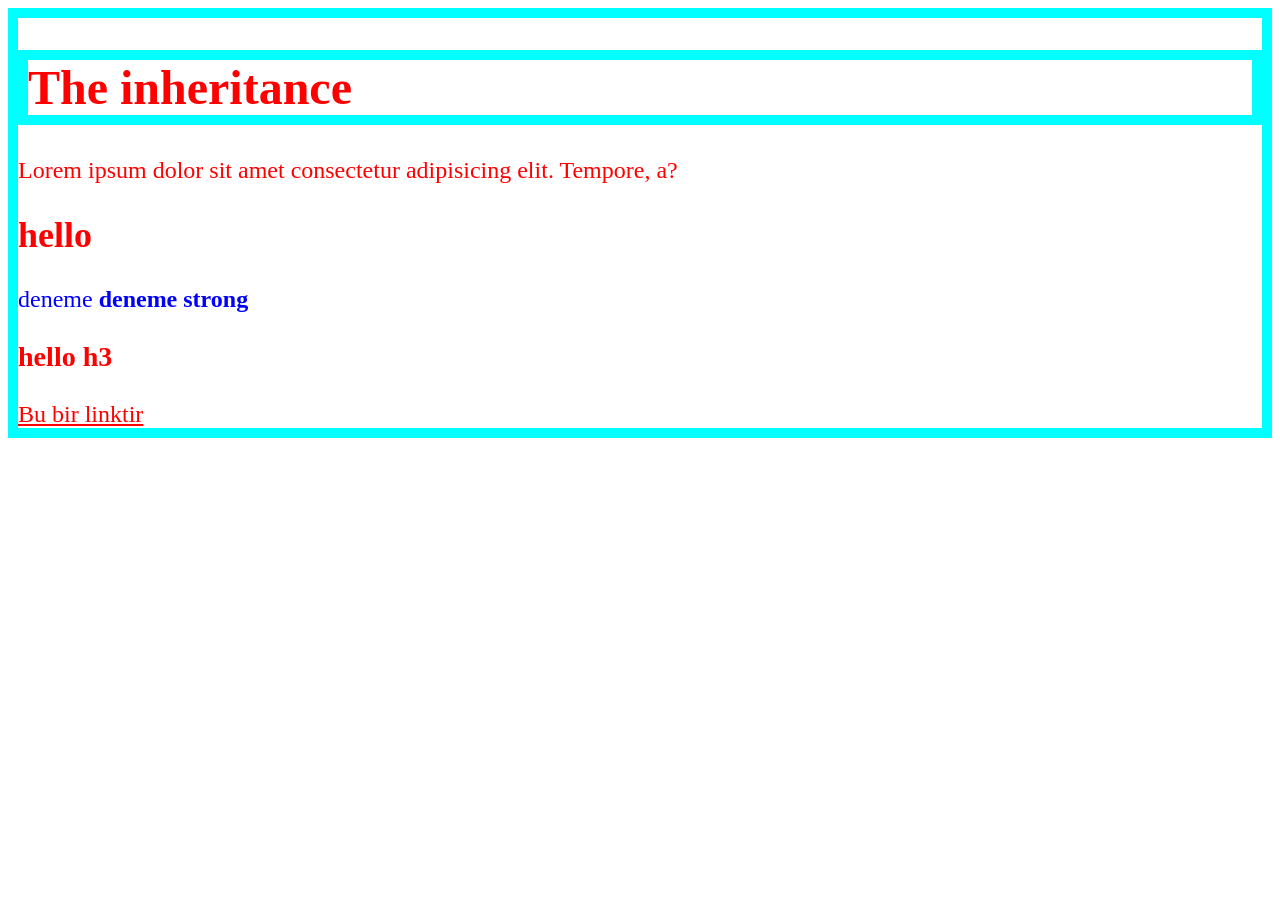
<file: css/2023-12-18-inheritance/index.html>
<!DOCTYPE html>
<html lang="tr">
  <head>
    <meta charset="UTF-8" />
    <meta name="viewport" content="width=device-width, initial-scale=1.0" />
    <meta name="description" content="Java-11" />

    <title>Inheritance ( Kalıtımsallık )</title>

    <link rel="stylesheet" href="./styles/main.css" />
  </head>
  <body>
    <h1>The inheritance</h1>
    <p>Lorem ipsum dolor sit amet consectetur adipisicing elit. Tempore, a?</p>
    <h2>hello</h2>
    <div>
      <span>deneme</span>
      <strong>deneme strong</strong>
    </div>
    <h3>hello h3</h3>

    <a href="#">Bu bir linktir</a>
  </body>
</html>
</file>
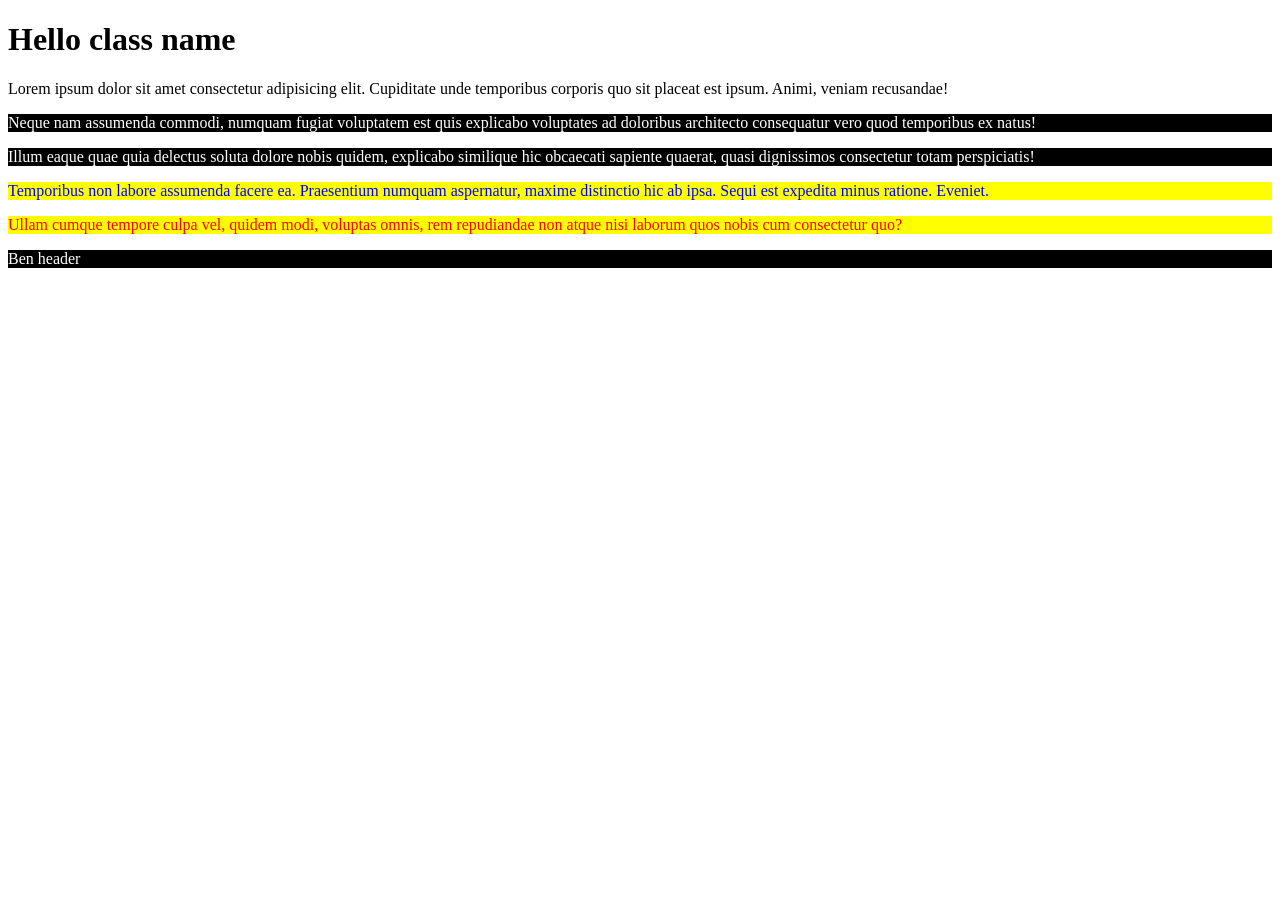
<file: css/2023-12-18-selecting-by-class-name/index.html>
<!DOCTYPE html>
<html lang="tr">
  <head>
    <meta charset="UTF-8" />
    <meta name="viewport" content="width=device-width, initial-scale=1.0" />
    <meta name="description" content="Java-11" />

    <title>Selecting by class name</title>

    <link rel="stylesheet" href="./styles/main.css" />
  </head>
  <body>

    <h1>Hello class name</h1>


    <p>Lorem ipsum dolor sit amet consectetur adipisicing elit. Cupiditate unde temporibus corporis quo sit placeat est ipsum. Animi, veniam recusandae!</p>
    <p class="bjk vip">Neque nam assumenda commodi, numquam fugiat voluptatem est quis explicabo voluptates ad doloribus architecto consequatur vero quod temporibus ex natus!</p>
    <p class="bjk">Illum eaque quae quia delectus soluta dolore nobis quidem, explicabo similique hic obcaecati sapiente quaerat, quasi dignissimos consectetur totam perspiciatis!</p>
    <p class="fb">Temporibus non labore assumenda facere ea. Praesentium numquam aspernatur, maxime distinctio hic ab ipsa. Sequi est expedita minus ratione. Eveniet.</p>
    <p class="gs">Ullam cumque tempore culpa vel, quidem modi, voluptas omnis, rem repudiandae non atque nisi laborum quos nobis cum consectetur quo?</p>


    <header class="bjk">Ben header</header>
  </body>
</html>
</file>
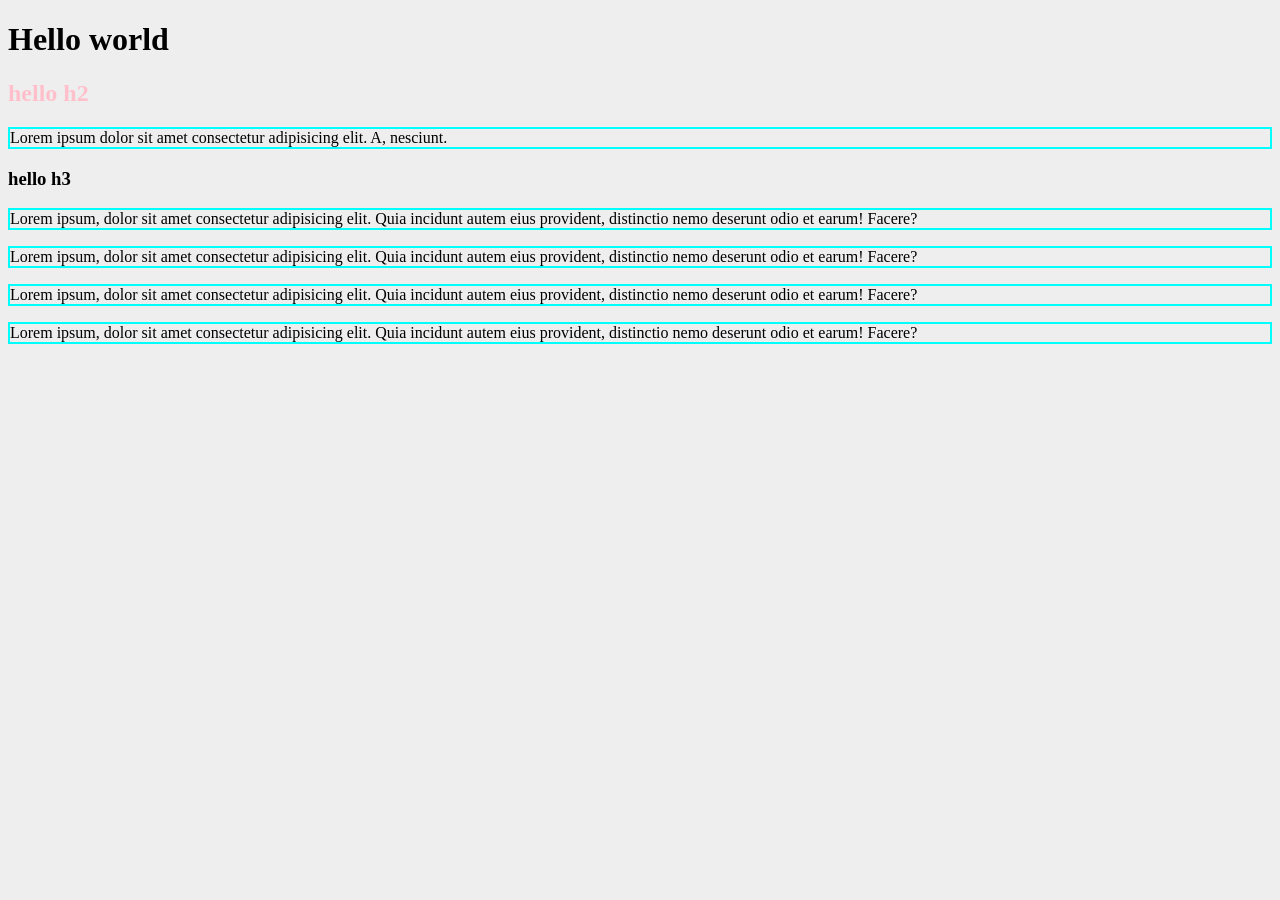
<file: css/2023-12-18-selecting-by-element-name/index.html>
<!DOCTYPE html>
<html lang="tr">
  <head>
    <meta charset="UTF-8" />
    <meta name="viewport" content="width=device-width, initial-scale=1.0" />
    <meta name="description" content="Java-11" />

    <title>Selecting by element name</title>
    
    <link rel="stylesheet" href="./styles/main.css" />
  </head>
  <body>
    <h1>Hello world</h1>

    <h2>hello h2</h2>

    <p>Lorem ipsum dolor sit amet consectetur adipisicing elit. A, nesciunt.</p>

    <h3>hello h3</h3>

    <p>Lorem ipsum, dolor sit amet consectetur adipisicing elit. Quia incidunt autem eius provident, distinctio nemo deserunt odio et earum! Facere?</p>
    <p>Lorem ipsum, dolor sit amet consectetur adipisicing elit. Quia incidunt autem eius provident, distinctio nemo deserunt odio et earum! Facere?</p>
    <p>Lorem ipsum, dolor sit amet consectetur adipisicing elit. Quia incidunt autem eius provident, distinctio nemo deserunt odio et earum! Facere?</p>
    <p>Lorem ipsum, dolor sit amet consectetur adipisicing elit. Quia incidunt autem eius provident, distinctio nemo deserunt odio et earum! Facere?</p>
  </body>
</html>
</file>
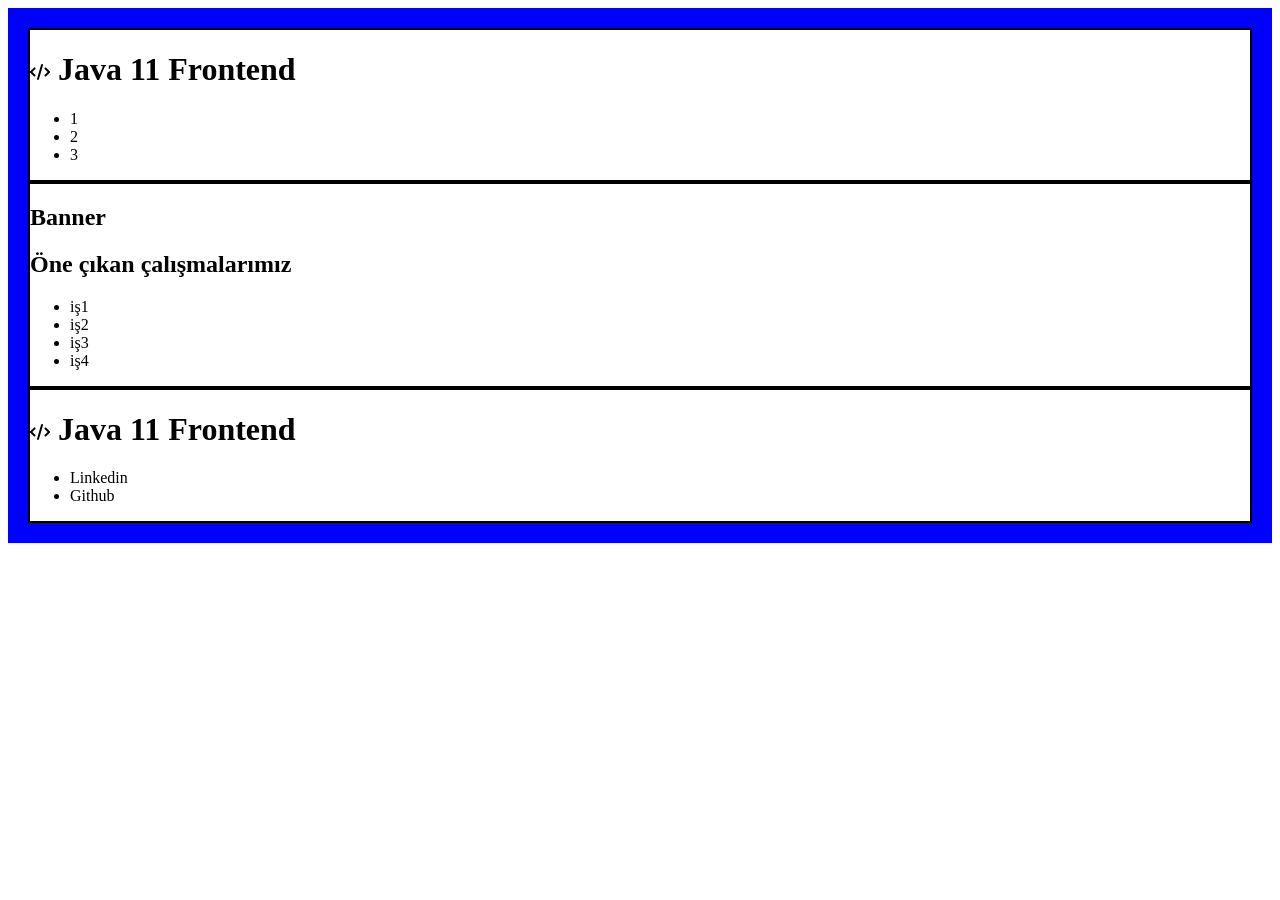
<file: css/2023-12-18-selecting-by-id-name/index.html>
<!DOCTYPE html>
<html lang="tr">
  <head>
    <meta charset="UTF-8" />
    <meta name="viewport" content="width=device-width, initial-scale=1.0" />
    <meta name="description" content="Java-11" />

    <title>Selecting by id name</title>

    <link rel="stylesheet" href="./styles/main.css" />
  </head>
  <body>
    <div id="root">
      <header>
        <h1 class="logo">
          <a href="">
            <img src="./images/logo.svg" />
            Java 11 Frontend
          </a>
        </h1>

        <!-- emmet abreviation nav>ul>(li>{$})*3 -->

        <nav>
          <ul>
            <li>1</li>
            <li>2</li>
            <li>3</li>
          </ul>
        </nav>
      </header>
      <main>
        <!-- Carousel -->
        <section class="carousel">
          <h1>Banner</h1>
          
        </section>

        <section>
          <h1>Öne çıkan çalışmalarımız</h1>

          <ul>
            <li>iş1</li>
            <li>iş2</li>
            <li>iş3</li>
            <li>iş4</li>
          </ul>
        </section>
      </main>
      <footer>
        <h1 class="logo">
          <img src="./images/logo.svg" />
          <a href="">Java 11 Frontend</a>
        </h1>

        <nav>
          <ul>
            <li><a href="#">Linkedin</a></li>
            <li>
              <a href="#">Github</a>
            </li>
          </ul>
        </nav>
      </footer>
    </div>
  </body>
</html>
</file>
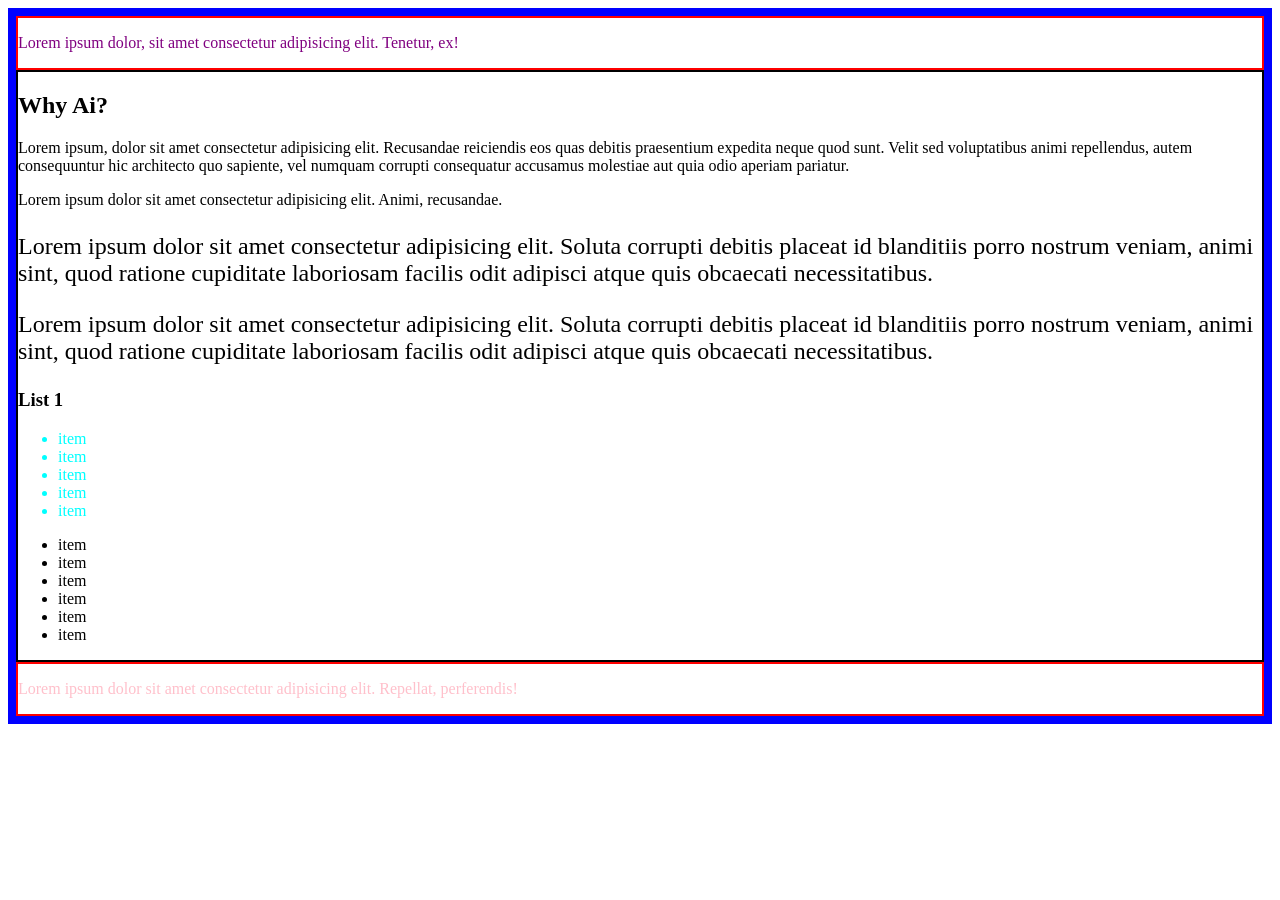
<file: css/2023-12-18-selector-combinators/index.html>
<!DOCTYPE html>
<html lang="tr">
  <head>
    <meta charset="UTF-8" />
    <meta name="viewport" content="width=device-width, initial-scale=1.0" />
    <meta name="description" content="Java-11" />

    <title>Selector Comibinators</title>

    <link rel="stylesheet" href="./styles/main.css" />
  </head>
  <body>
    <div>
      <header>
        <p>
          Lorem ipsum dolor, sit amet consectetur adipisicing elit. Tenetur, ex!
        </p>
      </header>
      <main>
        <article>
          <h1>Why Ai?</h1>
          <p>
            Lorem ipsum, dolor sit amet consectetur adipisicing elit. Recusandae
            reiciendis eos quas debitis praesentium expedita neque quod sunt.
            Velit sed voluptatibus animi repellendus, autem consequuntur hic
            architecto quo sapiente, vel numquam corrupti consequatur accusamus
            molestiae aut quia odio aperiam pariatur.
          </p>

          <aside>
            <p>
              Lorem ipsum dolor sit amet consectetur adipisicing elit. Animi,
              recusandae.
            </p>
          </aside>
        </article>

        <p>
          Lorem ipsum dolor sit amet consectetur adipisicing elit. Soluta
          corrupti debitis placeat id blanditiis porro nostrum veniam, animi
          sint, quod ratione cupiditate laboriosam facilis odit adipisci atque
          quis obcaecati necessitatibus.
        </p>

        <p>
          Lorem ipsum dolor sit amet consectetur adipisicing elit. Soluta
          corrupti debitis placeat id blanditiis porro nostrum veniam, animi
          sint, quod ratione cupiditate laboriosam facilis odit adipisci atque
          quis obcaecati necessitatibus.
        </p>

        <h3>List 1</h3>

        <ul>
          <li>item</li>
          <li>item</li>
          <li>item</li>
          <li>item</li>
          <li>item</li>
        </ul>

        <ul>
          <li>item</li>
          <li>item</li>
          <li>item</li>
          <li>item</li>
          <li>item</li>
          <li>item</li>
        </ul>
      </main>
      <footer>
        <p>
          Lorem ipsum dolor sit amet consectetur adipisicing elit. Repellat,
          perferendis!
        </p>
      </footer>
    </div>
  </body>
</html>
</file>
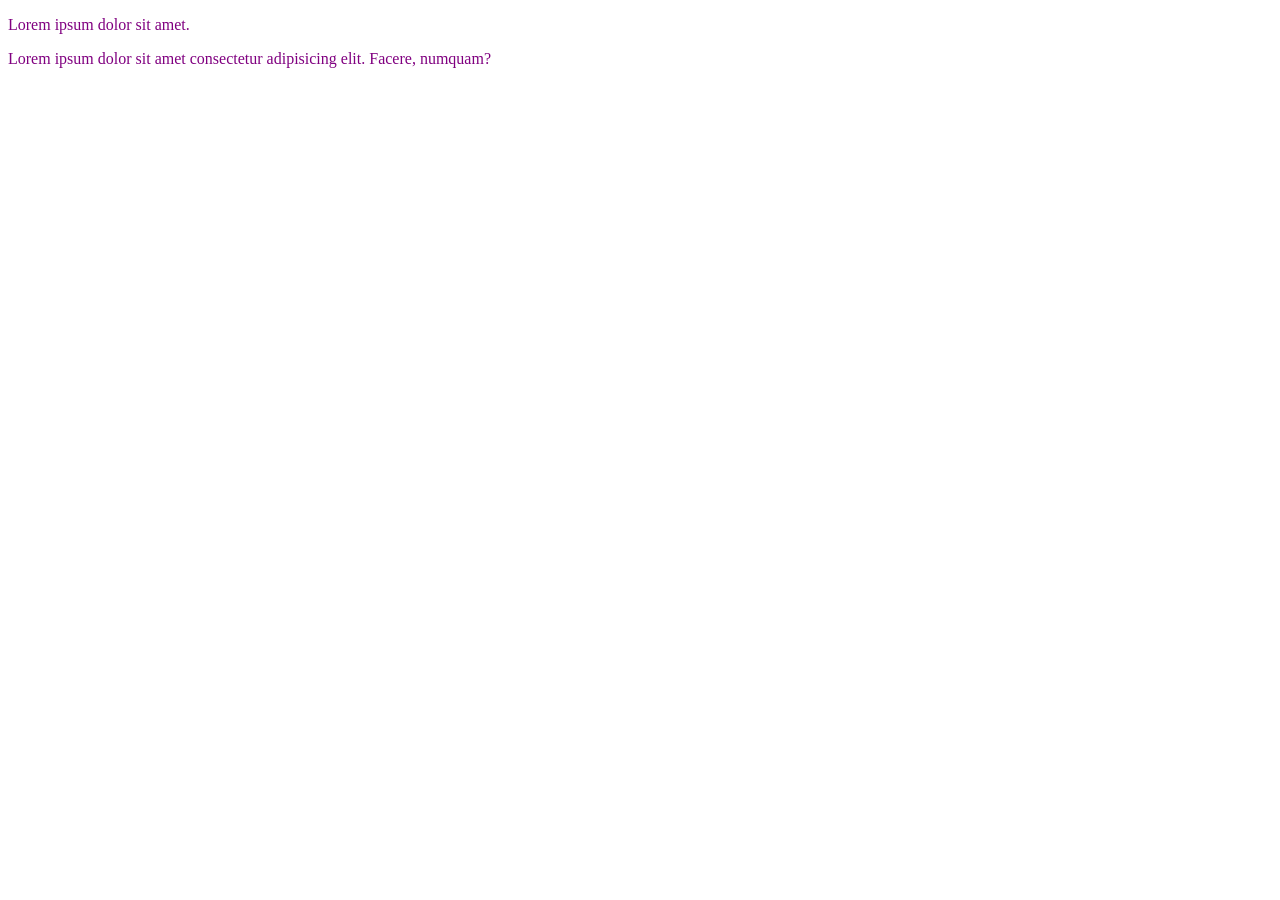
<file: css/2023-12-18-selector-specificity/index.html>
<!DOCTYPE html>
<html lang="tr">
  <head>
    <meta charset="UTF-8" />
    <meta name="viewport" content="width=device-width, initial-scale=1.0" />
    <meta name="description" content="Java-11" />

    <title>Selector Specificity</title>

    <style>
      body p {
        font-size: 64px;
      }
    </style>

    <link rel="stylesheet" href="./styles/main.css" />
  </head>
  <body>
    <div>
      <p>Lorem ipsum dolor sit amet.</p>
      <!-- en güçlü stillendirme inline stillendirmedir. Css tarafında !important kullanarak ezebilirsiniz... -->
      <p style="font-size:200px">
        Lorem ipsum dolor sit amet consectetur adipisicing elit. Facere,
        numquam?
      </p>
    </div>
  </body>
</html>
</file>
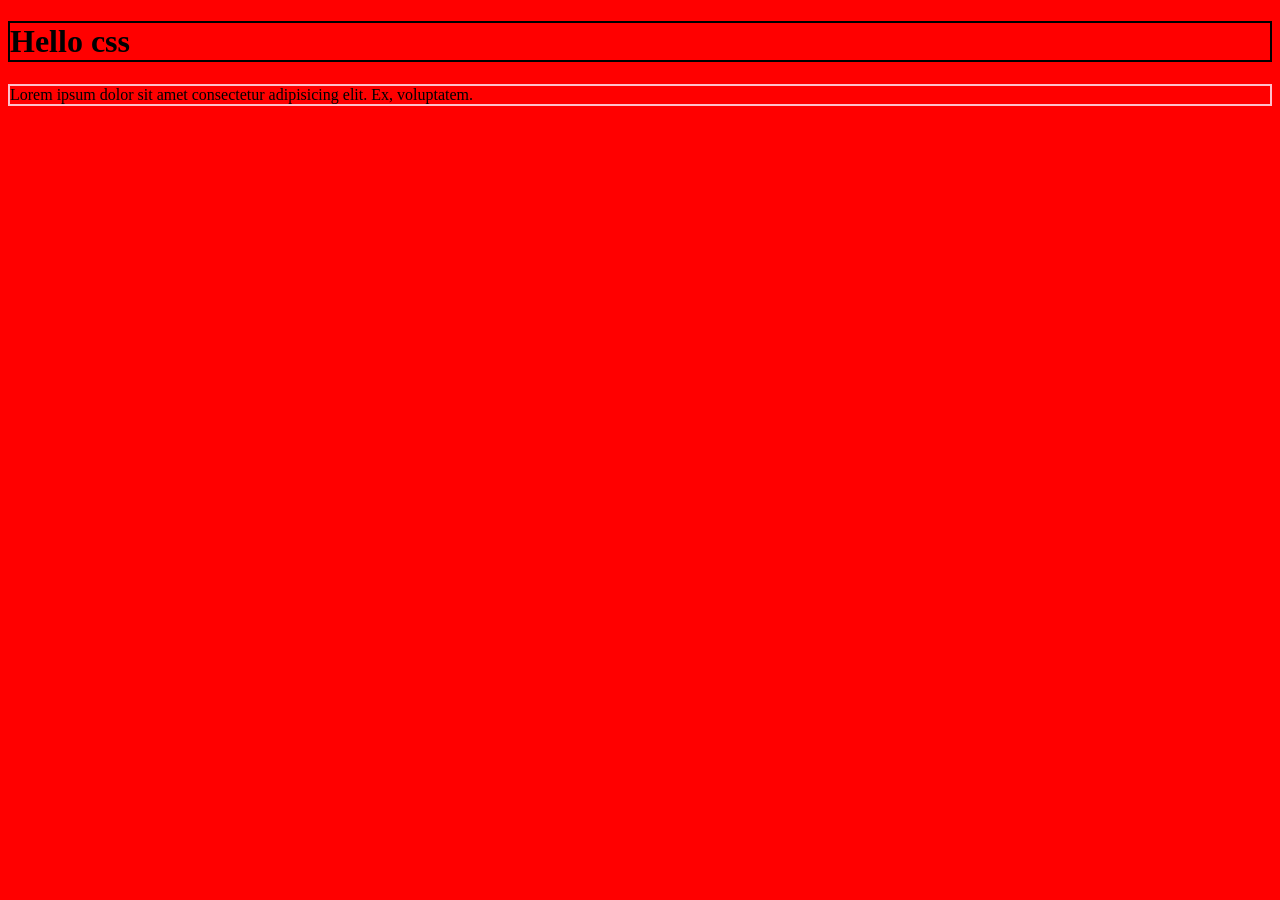
<file: css/2023-12-18-using-css/index.html>
<!DOCTYPE html>
<html lang="tr">
  <head>
    <meta charset="UTF-8" />
    <meta name="viewport" content="width=device-width, initial-scale=1.0" />
    <meta name="description" content="Java-11" />

    <title>Using Css ( Cascading style sheets )</title>

    <!-- Embedded Styles -->
    <style>
      h1 {
        border: 2px solid black;
      }
    </style>

    <!-- External styles file -->
    <link rel="stylesheet" href="./main.css" />
  </head>
  <body>
    <h1>Hello css</h1>

    <!-- inline styles -->
    <p style="border: 2px solid pink">
      Lorem ipsum dolor sit amet consectetur adipisicing elit. Ex, voluptatem.
    </p>
  </body>
</html>
</file>
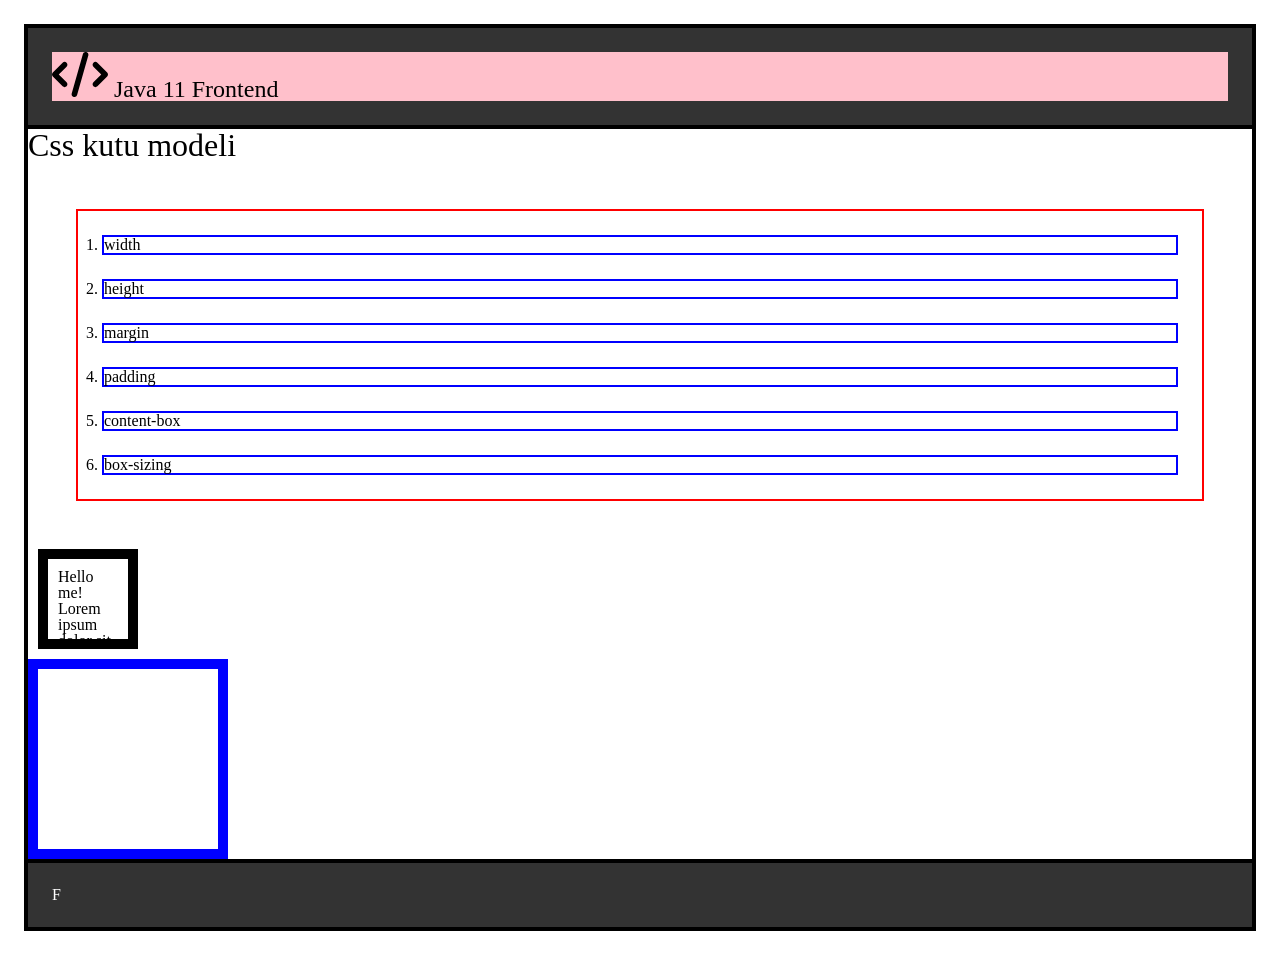
<file: css/2023-12-19-box-model/index.html>
<!DOCTYPE html>
<html lang="tr">
  <head>
    <meta charset="UTF-8" />
    <meta name="viewport" content="width=device-width, initial-scale=1.0" />
    <meta name="description" content="Java-11" />

    <title>Css box model (kutu modeli )</title>

    <link rel="stylesheet" href="./styles/reset.css" />

    <link rel="stylesheet" href="./styles/main.css" />
  </head>
  <body>
    <div id="root">
      <header>
        <h1 class="logo">
          <a href="">
            <img src="./images/logo.svg" />
            Java 11 Frontend
          </a>
        </h1>
      </header>
      <main>
        <h1>Css kutu modeli</h1>

        <ul>
          <li>width</li>
          <li>height</li>
          <li>margin</li>
          <li>padding</li>
          <li>content-box</li>
          <li>box-sizing</li>
        </ul>

        <div class="box">Hello me! Lorem ipsum dolor sit.</div>

        <!--  200px * 200px ebatlarında, 10px düz mavi çerçeveli,çerçeve içi boşluğu dört bir yandan 20px olan bir kutu kodlayınız...  -->


        <div class="box2"></div>
      </main>
      <footer>F</footer>
    </div>
  </body>
</html>
</file>
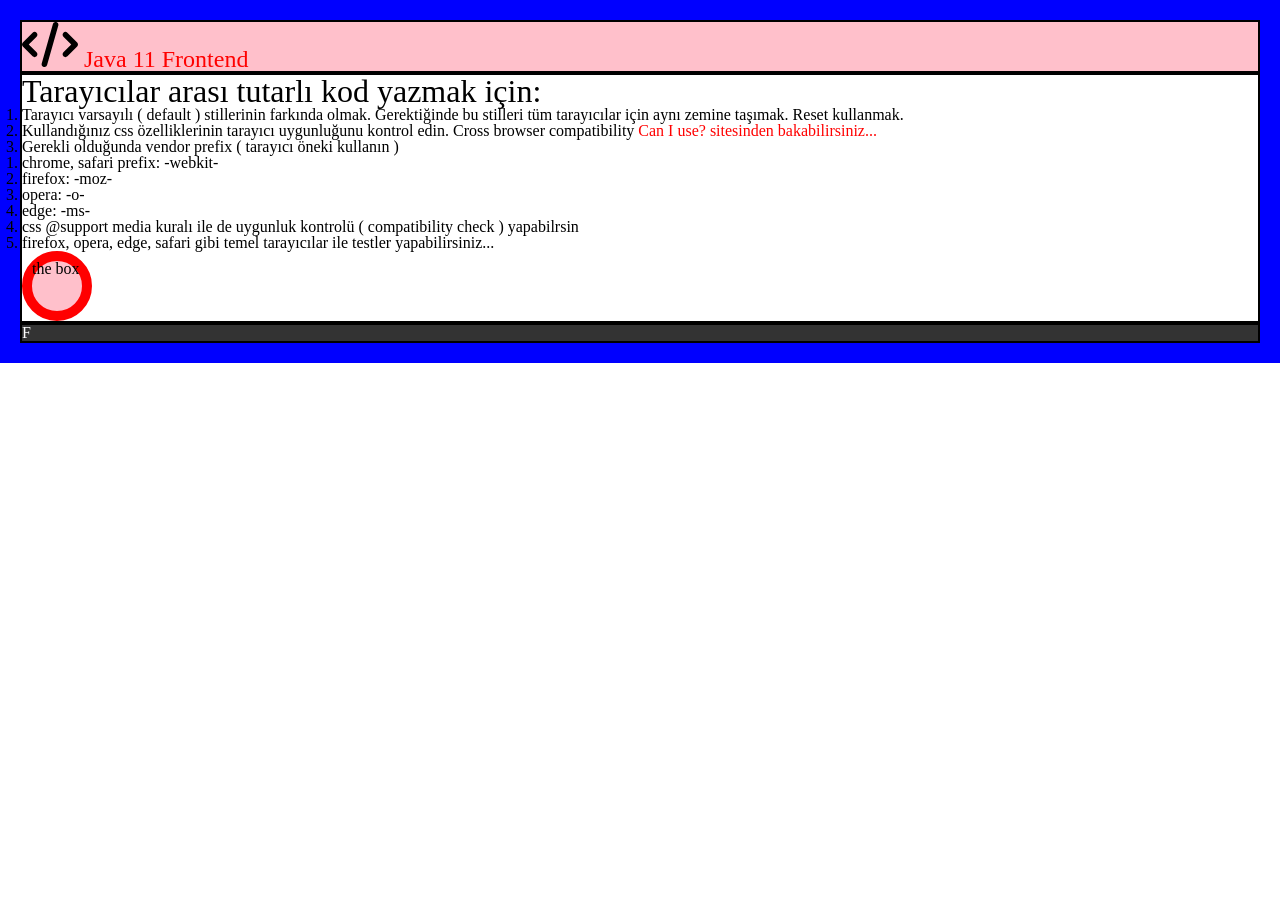
<file: css/2023-12-19-crossbrowser-code-writing/index.html>
<!DOCTYPE html>
<html lang="tr">
  <head>
    <meta charset="UTF-8" />
    <meta name="viewport" content="width=device-width, initial-scale=1.0" />
    <meta name="description" content="Java-11" />

    <title>Tarayıcılar arası tutarlı çalışan kod yazabilmek</title>

    <link rel="stylesheet" href="./styles/reset.css" />

    <link rel="stylesheet" href="./styles/main.css" />
  </head>
  <body>
    <div id="root">
      <header>
        <h1 class="logo">
          <a href="">
            <img src="./images/logo.svg" />
            Java 11 Frontend
          </a>
        </h1>
      </header>
      <main>
        <h1>Tarayıcılar arası tutarlı kod yazmak için:</h1>

        <!-- ordered list -->
        <ol>
          <li>
            Tarayıcı varsayılı ( default ) stillerinin farkında olmak.
            Gerektiğinde bu stilleri tüm tarayıcılar için aynı zemine taşımak.
            Reset kullanmak.
          </li>

          <li>
            Kullandığınız css özelliklerinin tarayıcı uygunluğunu kontrol edin.
            Cross browser compatibility

            <a href="https://caniuse.com" target="_blank"
              >Can I use? sitesinden bakabilirsiniz...</a
            >
          </li>
          <li>
            Gerekli olduğunda vendor prefix ( tarayıcı öneki kullanın )
            <ul>
              <li>chrome, safari prefix: -webkit-</li>
              <li>firefox: -moz-</li>
              <li>opera: -o-</li>
              <li>edge: -ms-</li>
            </ul>
          </li>

          <li>
            css @support media kuralı ile de uygunluk kontrolü ( compatibility
            check ) yapabilrsin
          </li>

          <li>
            firefox, opera, edge, safari gibi temel tarayıcılar ile testler
            yapabilirsiniz...
          </li>
        </ol>

        <div class="box">the box</div>
      </main>
      <footer>F</footer>
    </div>
  </body>
</html>
</file>
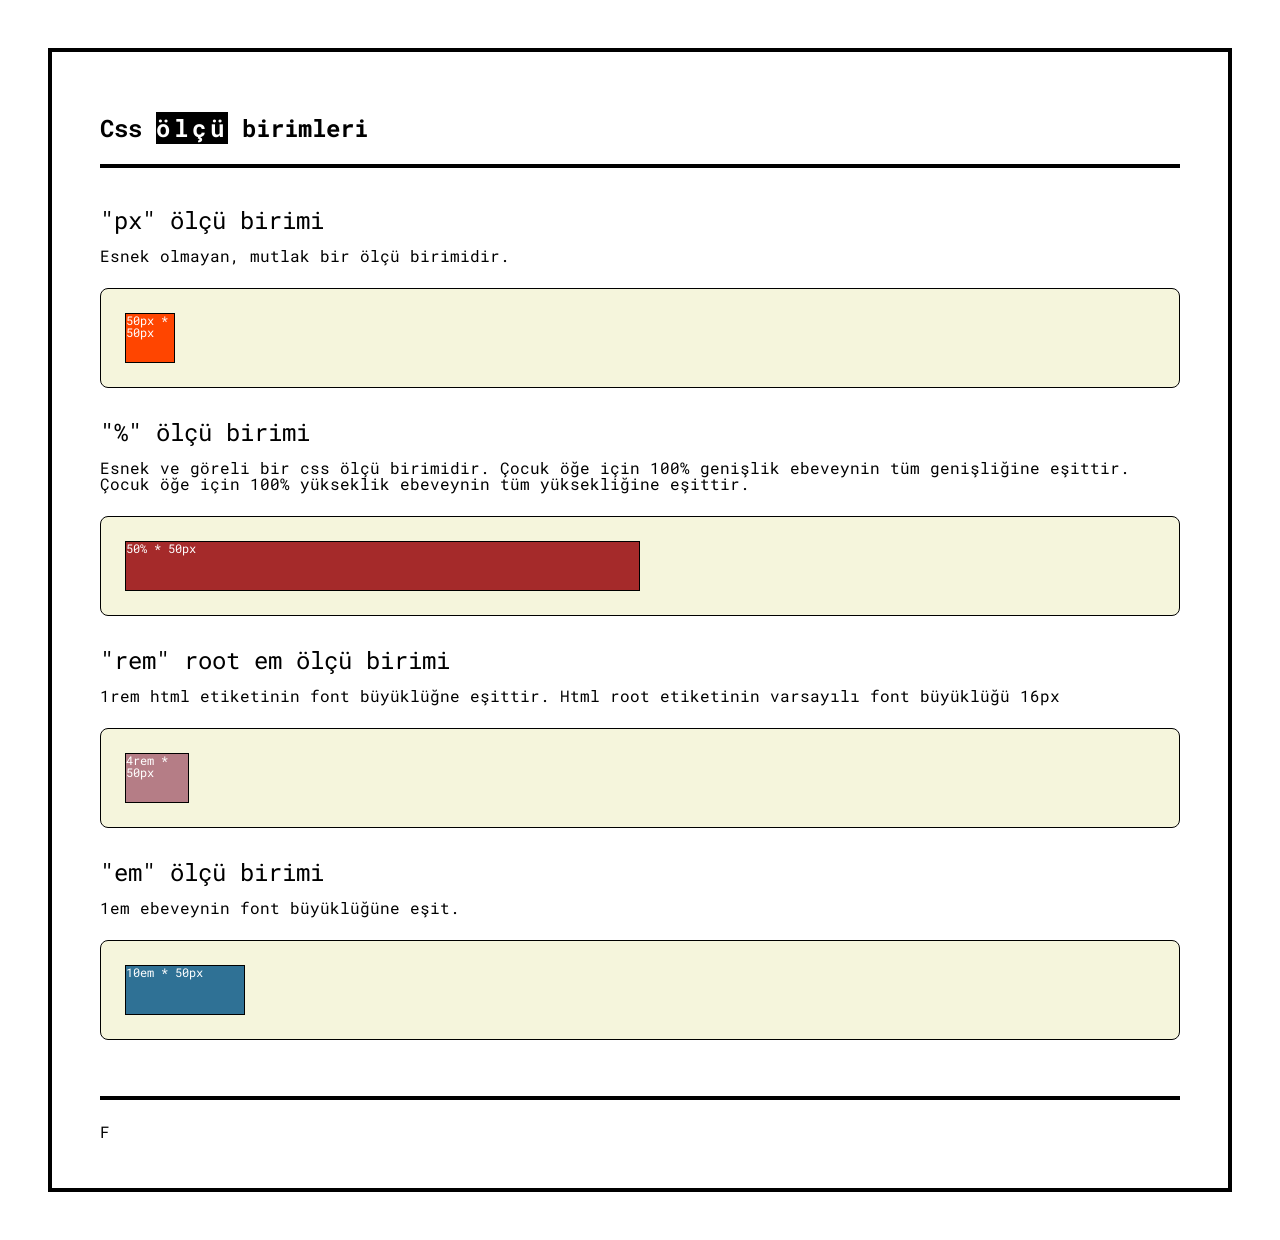
<file: css/2023-12-19-measurement-units/index.html>
<!DOCTYPE html>
<html lang="tr">
  <head>
    <meta charset="UTF-8" />
    <meta name="viewport" content="width=device-width, initial-scale=1.0" />
    <meta name="description" content="Java-11" />

    <title>Css ölçü birimleri</title>

    <!-- favicon 256px * 256px-->
    <link rel="icon" href="./images/logo-red.svg" />

    <link rel="stylesheet" href="./styles/reset.css" />

    <link rel="stylesheet" href="./styles/main.css" />

    <!-- font ailesi kullan roboto mono -->
    <link rel="preconnect" href="https://fonts.googleapis.com" />
    <link rel="preconnect" href="https://fonts.gstatic.com" crossorigin />
    <link
      href="https://fonts.googleapis.com/css2?family=Roboto+Mono:wght@100;400;700&display=swap"
      rel="stylesheet"
    />

    <!-- fontawesome cdn linki kullan  -->
    <link
      rel="stylesheet"
      href="https://cdnjs.cloudflare.com/ajax/libs/font-awesome/6.5.1/css/all.min.css"
      integrity="sha512-DTOQO9RWCH3ppGqcWaEA1BIZOC6xxalwEsw9c2QQeAIftl+Vegovlnee1c9QX4TctnWMn13TZye+giMm8e2LwA=="
      crossorigin="anonymous"
      referrerpolicy="no-referrer"
    />
  </head>
  <body>
    <div id="root">
      <header>
        <h1 class="logo">Css <span>ölçü</span> birimleri</h1>
      </header>

      <main>
        <section>
          <h1>"px" ölçü birimi</h1>
          <p>Esnek olmayan, mutlak bir ölçü birimidir.</p>

          <div class="container">
            <div class="box">50px * 50px</div>
          </div>
        </section>

        <section>
          <h1>"%" ölçü birimi</h1>
          <p>
            Esnek ve göreli bir css ölçü birimidir. Çocuk öğe için 100% genişlik
            ebeveynin tüm genişliğine eşittir. Çocuk öğe için 100% yükseklik
            ebeveynin tüm yüksekliğine eşittir.
          </p>

          <div class="container">
            <div class="box box-type-2">50% * 50px</div>
          </div>
        </section>

        <section>
          <h1>"rem" root em ölçü birimi</h1>
          <p>
            1rem html etiketinin font büyüklüğne eşittir. Html root etiketinin
            varsayılı font büyüklüğü 16px
          </p>

          <div class="container">
            <div class="box box-type-3">4rem * 50px</div>
          </div>
        </section>

        <section>
          <h1>"em" ölçü birimi</h1>
          <p>1em ebeveynin font büyüklüğüne eşit.</p>

          <div class="container">
            <div class="box box-type-4">10em * 50px</div>
          </div>
        </section>

        <!--  vw, vh araştırıp kod olarak buraya ekleyiniz... -->
        
      </main>

      <footer>F</footer>
    </div>
  </body>
</html>
</file>
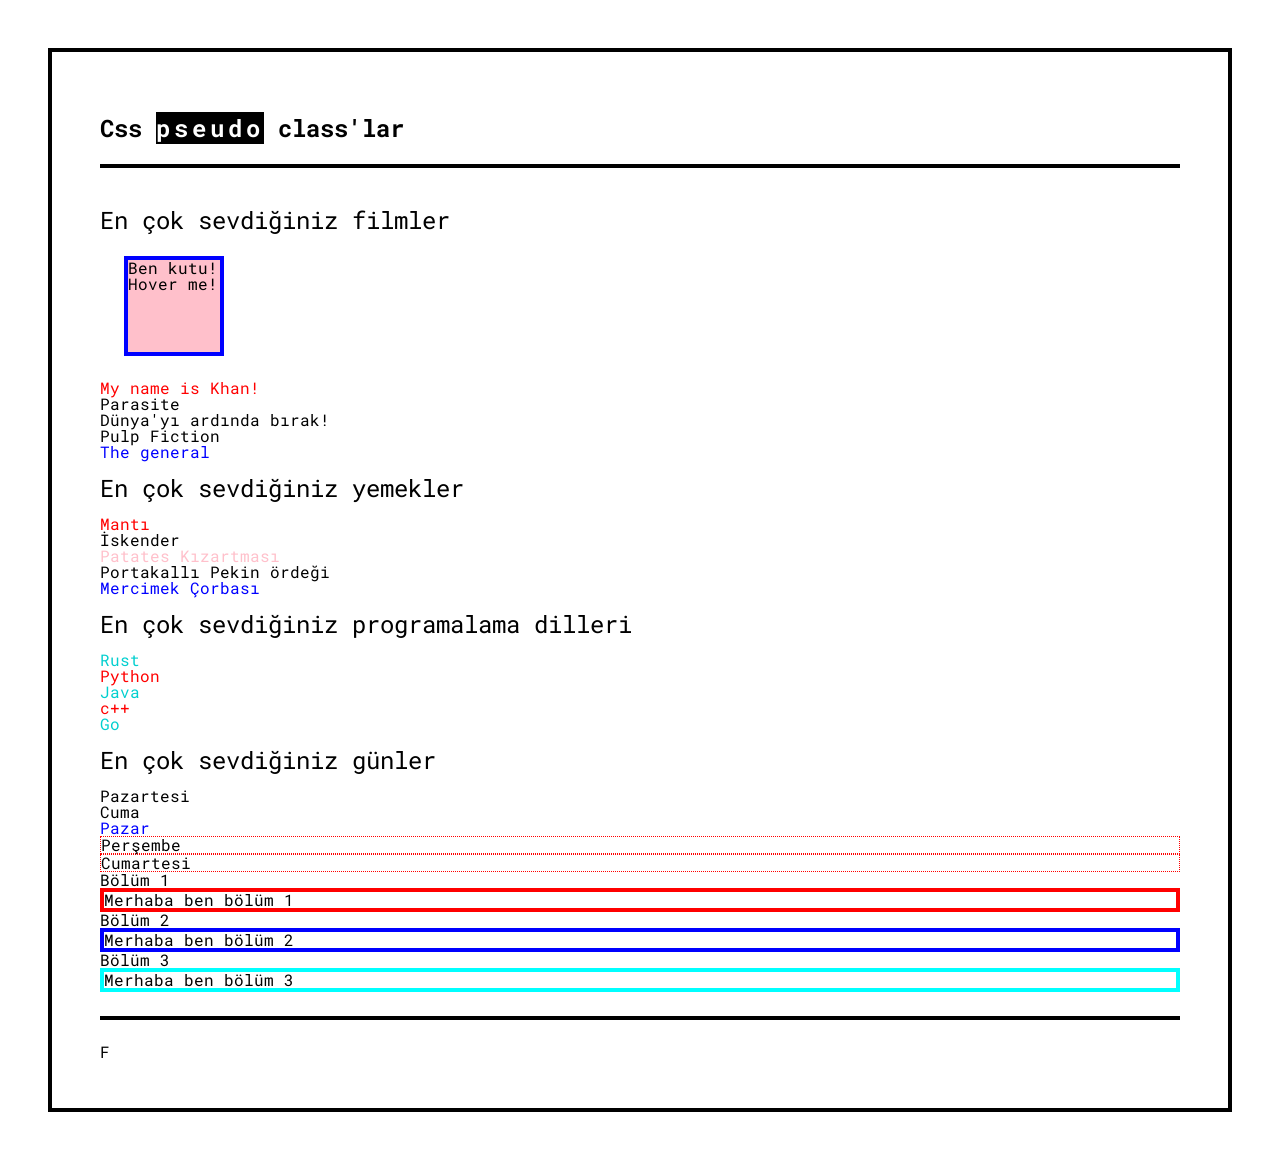
<file: css/2023-12-19-pseudo-classes/index.html>
<!DOCTYPE html>
<html lang="tr">
  <head>
    <meta charset="UTF-8" />
    <meta name="viewport" content="width=device-width, initial-scale=1.0" />
    <meta name="description" content="Java-11" />

    <title>Css pseudo (yalancı, sözde ) class'lar</title>

    <!-- favicon 256px * 256px-->
    <link rel="icon" href="./images/logo-red.svg" />

    <link rel="stylesheet" href="./styles/reset.css" />

    <link rel="stylesheet" href="./styles/main.css" />

    <!-- font ailesi kullan roboto mono -->
    <link rel="preconnect" href="https://fonts.googleapis.com" />
    <link rel="preconnect" href="https://fonts.gstatic.com" crossorigin />
    <link
      href="https://fonts.googleapis.com/css2?family=Roboto+Mono:wght@100;400;700&display=swap"
      rel="stylesheet"
    />

    <!-- fontawesome cdn linki kullan  -->
    <link
      rel="stylesheet"
      href="https://cdnjs.cloudflare.com/ajax/libs/font-awesome/6.5.1/css/all.min.css"
      integrity="sha512-DTOQO9RWCH3ppGqcWaEA1BIZOC6xxalwEsw9c2QQeAIftl+Vegovlnee1c9QX4TctnWMn13TZye+giMm8e2LwA=="
      crossorigin="anonymous"
      referrerpolicy="no-referrer"
    />
  </head>
  <body>
    <div id="root">
      <header>
        <h1 class="logo">Css <span>pseudo</span> class'lar</h1>
      </header>

      <main>
        <h1>En çok sevdiğiniz filmler</h1>

        <div class="box">Ben kutu! Hover me!</div>

        <ul class="favorite-movies">
          <li class="first">My name is Khan!</li>
          <li>Parasite</li>
          <li>Dünya'yı ardında bırak!</li>
          <li>Pulp Fiction</li>
          <li class="last">The general</li>
        </ul>

        <h1>En çok sevdiğiniz yemekler</h1>

        <ul class="favorite-meals">
          <li>Mantı</li>
          <li>İskender</li>
          <li>Patates Kızartması</li>
          <li>Portakallı Pekin ördeği</li>
          <li>Mercimek Çorbası</li>
        </ul>

        <h1>En çok sevdiğiniz programalama dilleri</h1>

        <ul class="favorite-programming-languages">
          <li>Rust</li>
          <li>Python</li>
          <li>Java</li>
          <li>c++</li>
          <li>Go</li>
        </ul>

        <h1>En çok sevdiğiniz günler</h1>

        <ul class="favorite-days">
          <li>Pazartesi</li>
          <li>Cuma</li>
          <li>Pazar</li>
          <li>Perşembe</li>
          <li>Cumartesi</li>
        </ul>

        <h2>Bölüm 1</h2>
        <section>Merhaba ben bölüm 1</section>

        <h2>Bölüm 2</h2>

        <section>Merhaba ben bölüm 2</section>

        <h2>Bölüm 3</h2>

        <section>Merhaba ben bölüm 3</section>
      </main>

      <footer>F</footer>
    </div>
  </body>
</html>
</file>
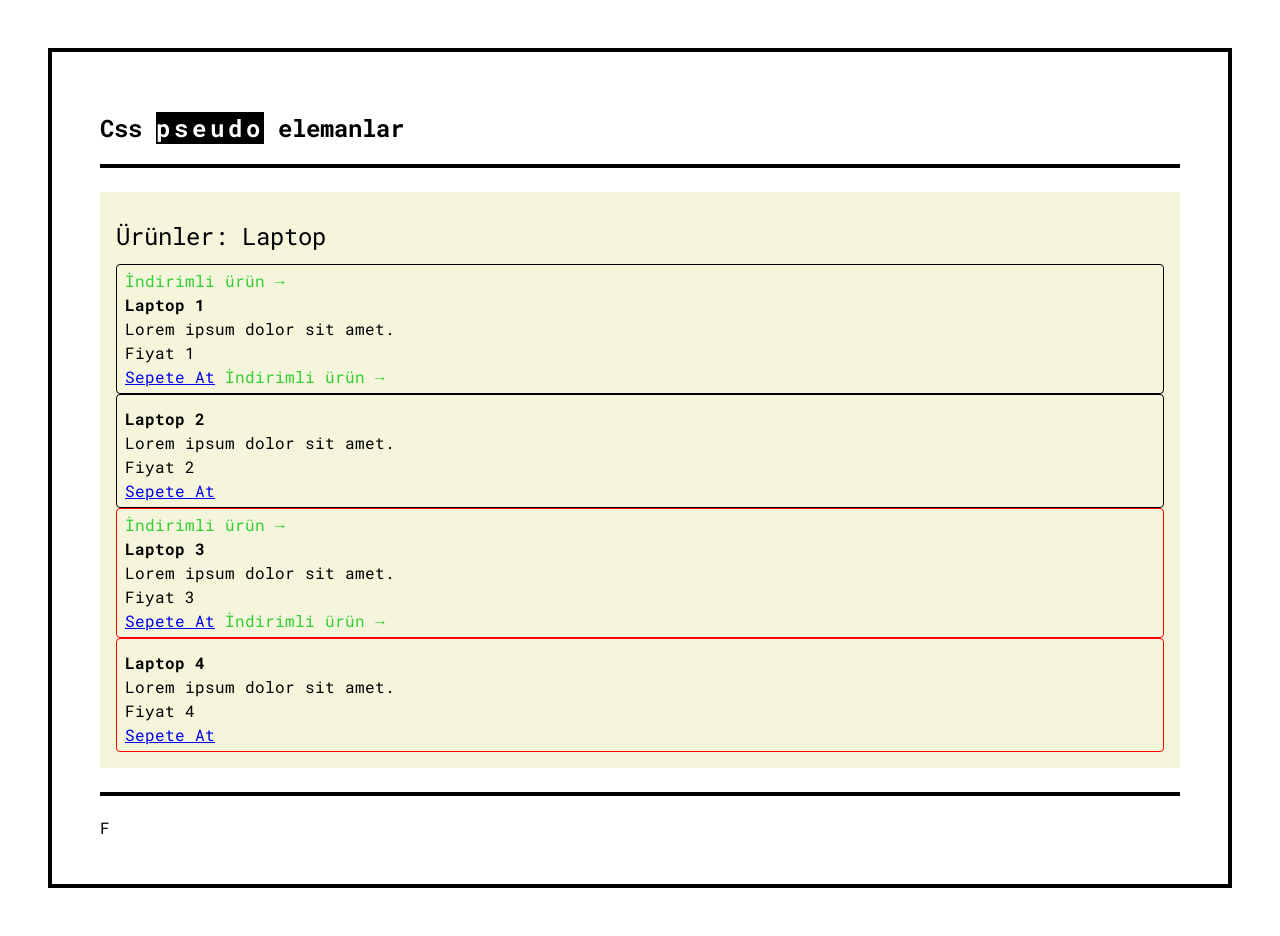
<file: css/2023-12-19-pseudo-elements/index.html>
<!DOCTYPE html>
<html lang="tr">
  <head>
    <meta charset="UTF-8" />
    <meta name="viewport" content="width=device-width, initial-scale=1.0" />
    <meta name="description" content="Java-11" />

    <title>Css pseudo ( yalancı sözde ) elemanlar</title>

    <!-- favicon 256px * 256px-->
    <link rel="icon" href="./images/logo-red.svg" />

    <link rel="stylesheet" href="./styles/reset.css" />

    <link rel="stylesheet" href="./styles/main.css" />

    <!-- font ailesi kullan roboto mono -->
    <link rel="preconnect" href="https://fonts.googleapis.com" />
    <link rel="preconnect" href="https://fonts.gstatic.com" crossorigin />
    <link
      href="https://fonts.googleapis.com/css2?family=Roboto+Mono:wght@100;400;700&display=swap"
      rel="stylesheet"
    />

    <!-- fontawesome cdn linki kullan  -->
    <link
      rel="stylesheet"
      href="https://cdnjs.cloudflare.com/ajax/libs/font-awesome/6.5.1/css/all.min.css"
      integrity="sha512-DTOQO9RWCH3ppGqcWaEA1BIZOC6xxalwEsw9c2QQeAIftl+Vegovlnee1c9QX4TctnWMn13TZye+giMm8e2LwA=="
      crossorigin="anonymous"
      referrerpolicy="no-referrer"
    />
  </head>
  <body>
    <div id="root">
      <header>
        <h1 class="logo">Css <span>pseudo</span> elemanlar</h1>
      </header>

      <main>
        <section class="products products-by-category">
          <h1>Ürünler: Laptop</h1>
          <ul class="card-list">
            <li class="card discount">
              <h2>Laptop 1</h2>
              <p class="excerpt">Lorem ipsum dolor sit amet.</p>
              <p class="price">Fiyat 1</p>
              <a href="#">Sepete At</a>
            </li>
            <li class="card">
              <h2>Laptop 2</h2>
              <p class="excerpt">Lorem ipsum dolor sit amet.</p>
              <p class="price">Fiyat 2</p>
              <a href="#">Sepete At</a>
            </li>
            <li class="card discount">
              <h2>Laptop 3</h2>
              <p class="excerpt">Lorem ipsum dolor sit amet.</p>
              <p class="price">Fiyat 3</p>
              <a href="#">Sepete At</a>
            </li>
            <li class="card">
              <h2>Laptop 4</h2>
              <p class="excerpt">Lorem ipsum dolor sit amet.</p>
              <p class="price">Fiyat 4</p>
              <a href="#">Sepete At</a>
            </li>
          </ul>
        </section>
      </main>

      <footer>F</footer>
    </div>
  </body>
</html>
</file>
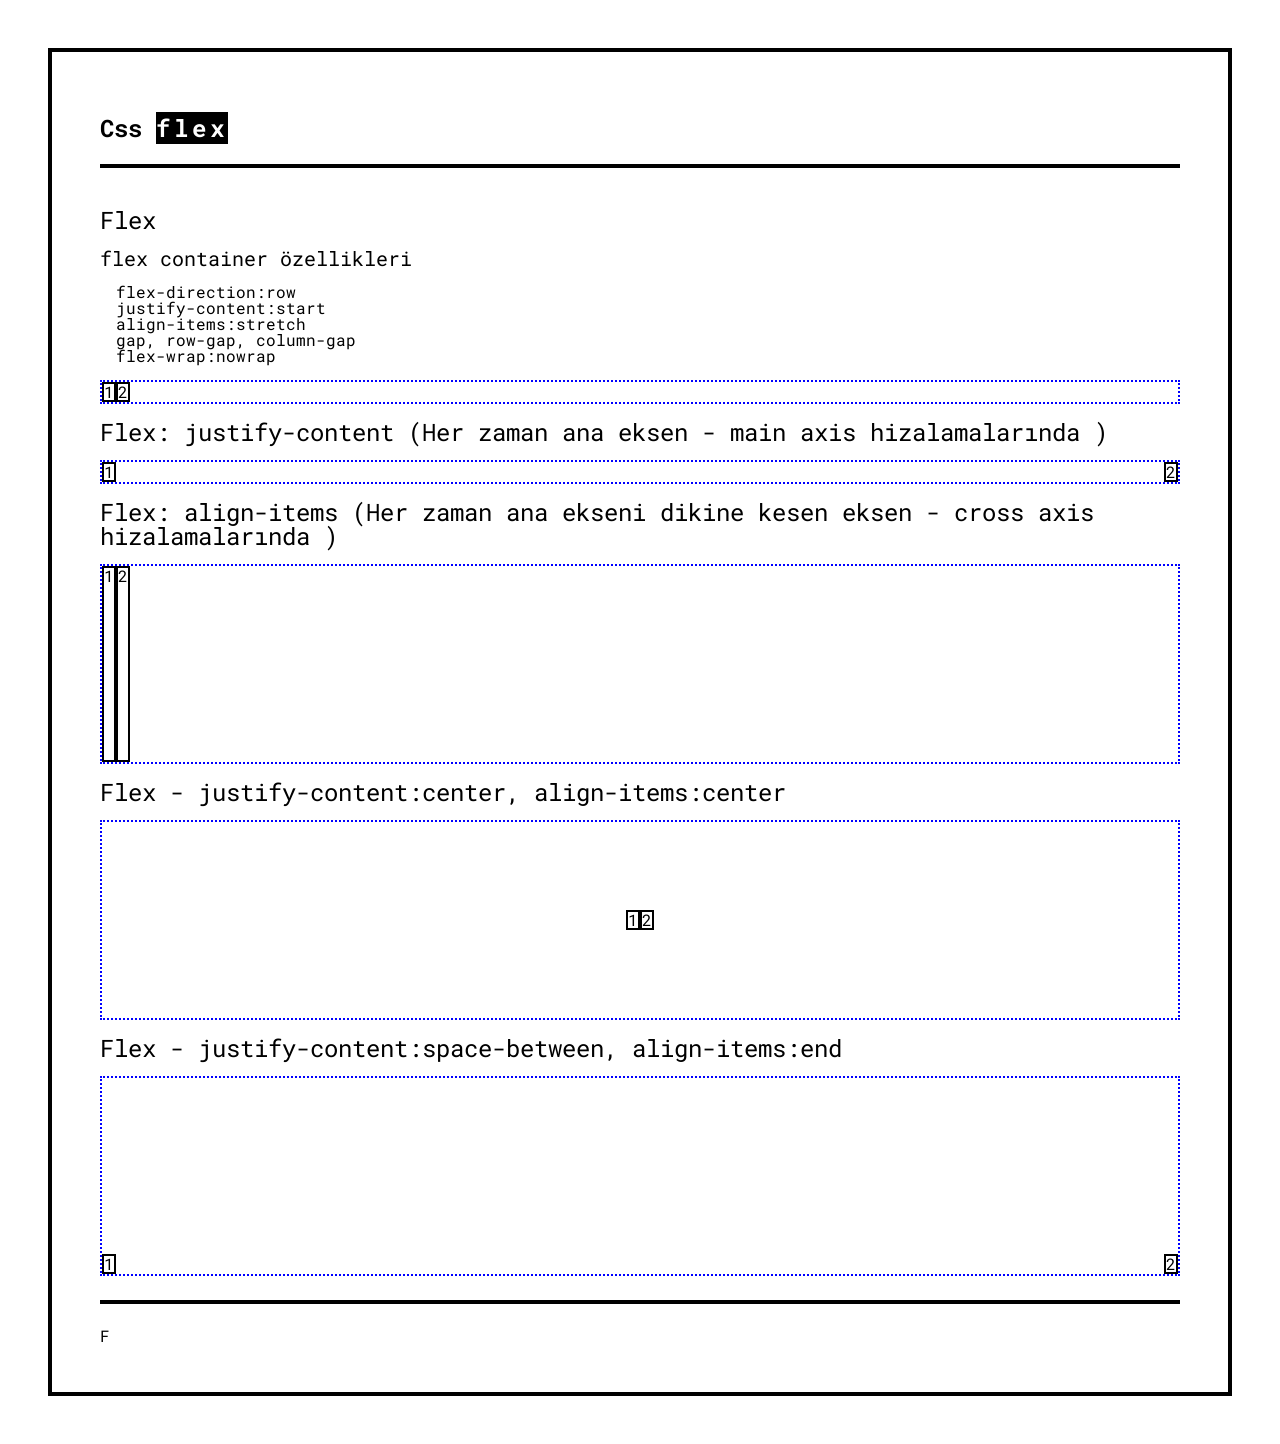
<file: css/2023-12-20-display-property-flex-value/index.html>
<!DOCTYPE html>
<html lang="tr">
  <head>
    <meta charset="UTF-8" />
    <meta name="viewport" content="width=device-width, initial-scale=1.0" />
    <meta name="description" content="Java-11" />

    <title>
      Css display property, flex value. Display özelliğinin flex değeri
    </title>

    <!-- favicon 256px * 256px-->
    <link rel="icon" href="./images/logo-red.svg" />

    <link rel="stylesheet" href="./styles/reset.css" />

    <link rel="stylesheet" href="./styles/main.css" />

    <!-- font ailesi kullan roboto mono -->
    <link rel="preconnect" href="https://fonts.googleapis.com" />
    <link rel="preconnect" href="https://fonts.gstatic.com" crossorigin />
    <link
      href="https://fonts.googleapis.com/css2?family=Roboto+Mono:wght@100;400;700&display=swap"
      rel="stylesheet"
    />

    <!-- fontawesome cdn linki kullan  -->
    <link
      rel="stylesheet"
      href="https://cdnjs.cloudflare.com/ajax/libs/font-awesome/6.5.1/css/all.min.css"
      integrity="sha512-DTOQO9RWCH3ppGqcWaEA1BIZOC6xxalwEsw9c2QQeAIftl+Vegovlnee1c9QX4TctnWMn13TZye+giMm8e2LwA=="
      crossorigin="anonymous"
      referrerpolicy="no-referrer"
    />
  </head>
  <body>
    <div id="root">
      <header>
        <h1 class="logo">Css <span>flex</span></h1>
      </header>

      <main>
        <!-- Flex incelemesi -->
        <section>
          <h1>Flex</h1>

          <h2>flex container özellikleri</h2>

          <ul>
            <li>flex-direction:row</li>
            <li>justify-content:start</li>
            <li>align-items:stretch</li>
            <li>gap, row-gap, column-gap</li>
            <li>flex-wrap:nowrap</li>
          </ul>

          <div class="region">
            <div>1</div>
            <div>2</div>
          </div>
        </section>

        <section>
          <h1>
            Flex: justify-content (Her zaman ana eksen - main axis
            hizalamalarında )
          </h1>

          <div class="region">
            <div>1</div>
            <div>2</div>
          </div>
        </section>

        <section>
          <h1>
            Flex: align-items (Her zaman ana ekseni dikine kesen eksen - cross
            axis hizalamalarında )
          </h1>

          <div class="region">
            <div>1</div>
            <div>2</div>
          </div>
        </section>

        <section>
          <h1>Flex - justify-content:center, align-items:center</h1>

          <div class="region">
            <div>1</div>
            <div>2</div>
          </div>
        </section>

        <section>
          <h1>Flex - justify-content:space-between, align-items:end</h1>

          <div class="region">
            <div>1</div>
            <div>2</div>
          </div>
        </section>
      </main>

      <footer>F</footer>
    </div>
  </body>
</html>
</file>
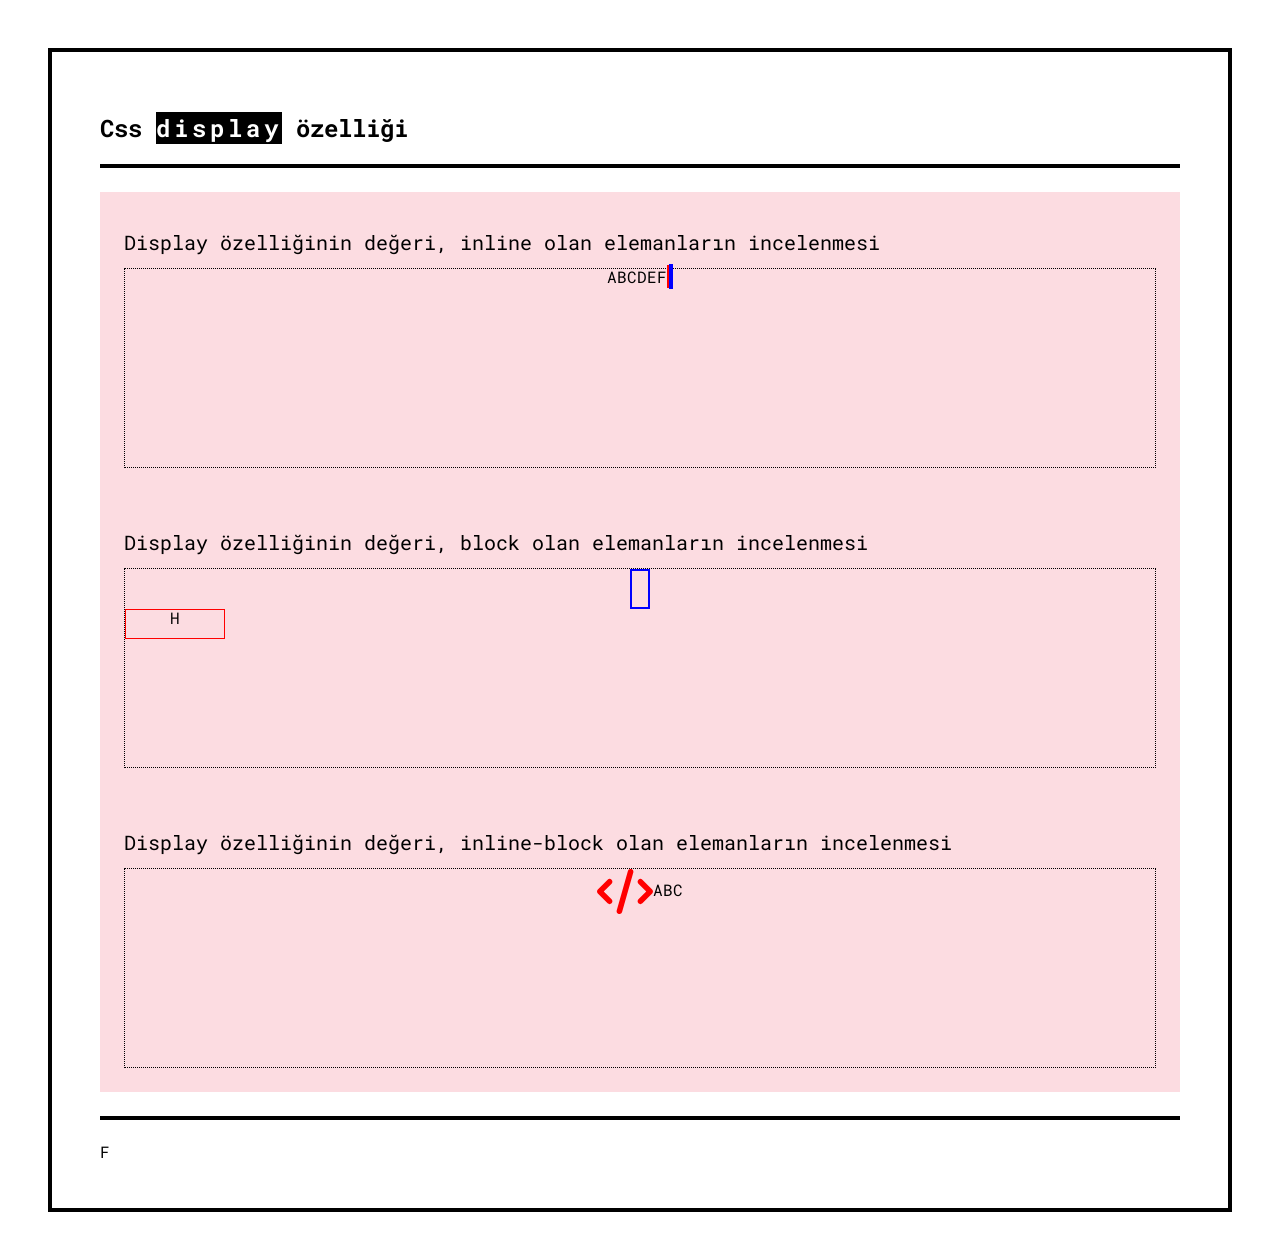
<file: css/2023-12-20-display-property-inline-and-block-values/index.html>
<!DOCTYPE html>
<html lang="tr">
  <head>
    <meta charset="UTF-8" />
    <meta name="viewport" content="width=device-width, initial-scale=1.0" />
    <meta name="description" content="Java-11" />

    <title>
      Css display property, inline and block values. Display özelliği inline ve
      block değerleri
    </title>

    <!-- favicon 256px * 256px-->
    <link rel="icon" href="./images/logo-red.svg" />

    <link rel="stylesheet" href="./styles/reset.css" />

    <link rel="stylesheet" href="./styles/main.css" />

    <!-- font ailesi kullan roboto mono -->
    <link rel="preconnect" href="https://fonts.googleapis.com" />
    <link rel="preconnect" href="https://fonts.gstatic.com" crossorigin />
    <link
      href="https://fonts.googleapis.com/css2?family=Roboto+Mono:wght@100;400;700&display=swap"
      rel="stylesheet"
    />

    <!-- fontawesome cdn linki kullan  -->
    <link
      rel="stylesheet"
      href="https://cdnjs.cloudflare.com/ajax/libs/font-awesome/6.5.1/css/all.min.css"
      integrity="sha512-DTOQO9RWCH3ppGqcWaEA1BIZOC6xxalwEsw9c2QQeAIftl+Vegovlnee1c9QX4TctnWMn13TZye+giMm8e2LwA=="
      crossorigin="anonymous"
      referrerpolicy="no-referrer"
    />
  </head>
  <body>
    <div id="root">
      <header>
        <h1 class="logo">Css <span>display</span> özelliği</h1>
      </header>

      <main>
        <!-- inline incelemesi -->
        <section class="lab">
          <h1>
            Display özelliğinin değeri, inline olan elemanların incelenmesi
          </h1>

          <div class="restricted-area">ABCDEF<span></span><a href="#"></a></div>
        </section>

        <section class="lab">
          <h1>
            Display özelliğinin değeri, block olan elemanların incelenmesi
          </h1>

          <div class="restricted-area">
            <div></div>
            <header class="red-border">H</header>
          </div>
        </section>

        <section class="lab">
          <h1>
            Display özelliğinin değeri, inline-block olan elemanların
            incelenmesi
          </h1>

          <div class="restricted-area">
            <img src="./images/logo-red.svg" alt="">ABC
          </div>
        </section>
      </main>

      <footer>F</footer>
    </div>
  </body>
</html>
</file>
<file: css/2023-12-18-inheritance/styles/main.css>
body{
    color:red;
    font-size:24px;
    border:10px solid aqua;
}

h1{
    border:inherit;
}


a{
    color:inherit;
}


div{
    color:blue;
}
</file>
<file: css/2023-12-18-selecting-by-class-name/styles/main.css>
/* bjk sınıfına üye elemanlar */
.bjk{
    color:white;
    background-color:black;
}



.fb{
    background-color:yellow;
    color:blue;
}


.gs{
    background-color: yellow;
    color:red;
}





/* 
selector1: p
selector2: .bjk
*/

/* tek bir elemanı daha da specific seçiyoruz.  */
p.bjk{}


/* hem vip hem bjk'li paragraf etiketleri */
p.vip.bjk{}


/* bjk'li herhangi bir eleman */
.bjk{}

/* vip olan herhangi bir eleman */
.vip{}


/* hem vip hem bjk'li elemanlar */
.bjk.vip{}









/* p tarafından kapsanan bjk'li elemanlar  */

p .bjk{}
</file>
<file: css/2023-12-18-selecting-by-element-name/styles/main.css>
body{
    background-color:#eee;
}

p{
    border:2px solid aqua;

    border-width:2px;
    border-style:solid;
    border-color:aqua;



    border-top-width:2px;
    border-top-style:solid;
    border-top-color:aqua;

    border-right-width:2px;
    border-right-style:solid;
    border-right-color:aqua;

    border-bottom-width:2px;
    border-bottom-style:solid;
    border-bottom-color:aqua;

    border-left-width:2px;
    border-left-style:solid;
    border-left-color:aqua;
    
}

h2{
    color:pink;
}
</file>
<file: css/2023-12-18-selecting-by-id-name/styles/main.css>
a{
    color:inherit;
    text-decoration: none;
}


#root{
    border:20px solid blue;
}


#root > header{ border:2px solid black;}


main{ border:2px solid black; }


#root > footer{ border:2px solid black;}


/* components */

.logo{

}
</file>
<file: css/2023-12-18-selector-combinators/styles/main.css>
div{
    border:8px solid blue;
}
header{
    border:2px solid red;
}

/* --- space as a combinator --- */
/* header tarafından  kapsanan bütün p elemanların seç */
header p{
    color:purple;
}


main{
    border:2px solid black;
}

/* --- > (greater than ) as a combinator (child selector  )--- */

/* main etiketinin çocuğu olan p'ler */
main > p{ font-size:24px; }


/* --- "+" (immediately after) as a combinator */
h3 + ul{ color:aqua }


footer{
    border:2px solid red;
}

/* --- space as a combinator --- */
/* footer tarafından  kapsanan bütün p elemanların seç */
footer p{
    color:pink;
}


/* --- , as a combinator */

/* a ve p ve h1 ve div ve span */
a, p, h1, div, span{       }

header p, header p a{ }
</file>
<file: css/2023-12-18-selector-specificity/styles/main.css>
div p{ color:pink; }

p{ color:red; }

html body div p{
color:purple;
}

html p{ font-size:24px; }

body p{ font-size:12px; }


p{
    font-size:16px!important;
}
</file>
<file: css/2023-12-18-using-css/main.css>
/*  Hello external file css */

body{ background-color: red; }
</file>
<file: css/2023-12-19-box-model/styles/main.css>
*{
    box-sizing:border-box; /* çerçeve ve padding dahil ebatlandırma */
}


a{
    color:inherit;
    text-decoration: none; 
}

h1{
    font-size:32px;
}

ul{
    margin:48px;
    border:2px solid red;
}



li{
    list-style-type: decimal;
    margin:24px;
    border:2px solid blue;
}


#root{
    border:2px solid black;
    margin:24px;
}


#root > header{ 
    border:2px solid black;
    background-color:#333;
    color:white;
    padding:24px;
}



main{ border:2px solid black; }

main .box{
   border:10px solid black;
    width:100px;
    height: 100px;
    padding:10px;
    margin:10px;

    /*
        margin:10px;   -> margin shortcut  

      margin-top:10px;
      margin-right:10px;
      margin-bottom:10px;
      margin-left:10px;

       margin-top:30px;
      margin-right:40px;
      margin-bottom:60px;
      margin-left:70px;


      margin-top:30px;


        -> alt ve üst eşit 24px olsun, sağ ve sol eşit 32px olsun

        margin:24px 32px;


        -> dört bir yandan farklı değer, üst 24px, sağ 16px, alt 32px, sol 48px

        margin:24px 16px 32px 48px;


         ->  üst 24px, sağ 16px, alt 32px, sol 16px


         margin:24px 16px 32px;

    */
   
}





main .box2{
    width:200px;
    height:200px;
    border:10px solid blue;
    padding:20px;
   
}


#root > footer{ 
    border:2px solid black;
    background-color:#333;
    color:white;
    padding:24px;
}

/*  *** Components *** */


/* Logo */
.logo{

    background-color:pink;
    font-size:24px;
    color:black;

}

.logo img{
    width:56px;
}

.logo a{
    color:black;
}
</file>
<file: css/2023-12-19-crossbrowser-code-writing/styles/main.css>
a{
    color:inherit;
    text-decoration: none;

    color:red;
}

h1{
    font-size:32px;
}

h2{}

h3{}

li{
    list-style-type: decimal;
}


#root{
    border:20px solid blue;
}


#root > header{ 
    border:2px solid black;
    background-color:#333;
    color:white;
}



main{ border:2px solid black; }

main .box{
    border:10px solid red;
    background-color:pink;
    width:50px;
    height:50px;


    -webkit-border-radius:50%;
    -moz-border-radius:50%;
    -o-border-radius:50%;
    -ms-border-radius:50%;
    border-radius: 50%;

    display:inline-block;
}



#root > footer{ 
    border:2px solid black;
    background-color:#333;
    color:white;
}


/*  *** Components *** */


/* Logo */
.logo{

    background-color:pink;
    font-size:24px;
    color:black;

}

.logo img{
    width:56px;
}

/* Carousel */
.carousel{
    height:400px;
    background-color:mediumseagreen;
}


/* *** @rules *** */


/* supports at rule */
@supports (display:flex){

    main .box{display:flex}

}
</file>
<file: css/2023-12-19-measurement-units/styles/main.css>
*{
    box-sizing: border-box;
}




body{
    
    font-family: 'Roboto Mono', monospace;
}


h1{
    font-size:24px;
    margin:16px 0;
}

#root{
    border:4px solid black;
    margin:48px;
    padding:48px;
    
}
#root > header{
    
    margin-bottom:24px;
}
main{
    border-top:4px solid black;
    border-bottom:4px solid black;
    margin-top:24px;
    margin-bottom:24px;
    padding:24px 0;
}

main > section > .container{
    border:1px solid black;
    background-color: beige;
    border-radius: 8px;
    padding:24px;
    margin:24px 0 32px;
}

main > section > .container > .box{
    border:1px solid black;
    width:50px;
    height:50px;
    background-color:orangered;
    color:white;
    font-size:12px;
}

main > section > .container > .box-type-2{
    width:50%;
    background-color: brown;
}

main > section > .container > .box-type-3{
    width:4rem; /* 4 * 16px */
    background-color: rgb(181, 125, 134);
}

main > section > .container > .box-type-4{
    width:10em;
    background-color: rgb(47, 113, 149);
}

#root > footer{

   
    margin-top:24px;
}


/* *** components *** */


/* logo */
.logo{
    font-weight: 700;
    font-size:24px;
}
.logo span{
    background-color:black;
    color:white;
    letter-spacing: 4px;
}
</file>
<file: css/2023-12-19-pseudo-classes/styles/main.css>
*{
    box-sizing: border-box;
}




body{
    
    font-family: 'Roboto Mono', monospace;
}


h1{
    font-size:24px;
    margin:16px 0;
}

#root{
    border:4px solid black;
    margin:48px;
    padding:48px;
    
}
#root > header{
    
    margin-bottom:24px;
}
main{
    border-top:4px solid black;
    border-bottom:4px solid black;
    margin-top:24px;
    margin-bottom:24px;
    padding:24px 0;
}


ul.favorite-movies > li.first{
    color:red;
}
ul.favorite-movies > li.last{
    color:blue;
}


/*  :first-child */
ul.favorite-meals > li:first-child{
    color:red;
}

/*  :last-child */
ul.favorite-meals > li:last-child{
    color:blue;
}

/*  :nth-child() */
ul.favorite-meals > li:nth-child(3){
    color:pink;
}

ul.favorite-programming-languages > li:nth-child( 2n+1 ){
    color:rgb(0, 165, 165);
}

ul.favorite-programming-languages > li:nth-child( odd ){
    color:rgb(1, 207, 207);
}

ul.favorite-programming-languages > li:nth-child( even ){
    color:red;
}


/*  :nth-last-child() */
ul.favorite-days > li:nth-last-child(3){
    color:blue;
}


/*  sondan iki eleman */
ul.favorite-days > li:nth-last-child(  -n + 2 ){
    border:1px dotted red;
}


/*  :nth-of-type() */

/* kapsayıcı içerisinde section ismi ile ilk görünen etiket */
section:nth-of-type(1){ 
    border:4px solid red;
}
section:nth-of-type(2){ 
    border:4px solid blue;
}
section:nth-of-type(3){ 
    border:4px solid aqua;
}

/* ebeveyninin ilk çocuğu olan herhangi bir eleman*/
:first-child{
    /* border:2px solid blue; */
}


.box{
    border:4px solid blue;
    background-color:pink;
    width:100px;
    height:100px;
    margin:24px;
    cursor:pointer;
}

/* *** Hover *** pseudo class */
.box:hover{
    background-color:orange;
    color:white;
}

#root > footer{

   
    margin-top:24px;
}




/* *** components *** */


/* logo */
.logo{
    font-weight: 700;
    font-size:24px;
}
.logo span{
    background-color:black;
    color:white;
    letter-spacing: 4px;
}
</file>
<file: css/2023-12-19-pseudo-elements/styles/main.css>
*{
    box-sizing: border-box;
}


body{
    
    font-family: 'Roboto Mono', monospace;
}


h1{
    font-size:24px;
    margin:16px 0;
}

#root{
    border:4px solid black;
    margin:48px;
    padding:48px;
    
}
#root > header{
    
    margin-bottom:24px;
}
main{
    border-top:4px solid black;
    border-bottom:4px solid black;
    margin-top:24px;
    margin-bottom:24px;
    padding:24px 0;
}

section.products {

    background-color: beige;
    padding:16px;
}


#root > footer{

   
    margin-top:24px;
}




/* *** components *** */


/* logo */
.logo{
    font-weight: 700;
    font-size:24px;
}
.logo span{
    background-color:black;
    color:white;
    letter-spacing: 4px;
}

/* card */
.card{
    border:1px solid black;
    border-radius: 4px;
    padding:8px;
}

.card h2{
    margin:8px 0;
    font-weight:700;
    
}

.card p{
    margin:8px 0;
}

/*  ::pseudo-elements  */
.card.discount::before{
    content:"İndirimli ürün \2192";
    color:limegreen;
}

.card.discount::after{
    content:"İndirimli ürün \2192";
    color:limegreen;
}

.card:nth-last-child(  -n + 2 ){
    border-color:red;
}
</file>
<file: css/2023-12-20-display-property-flex-value/styles/main.css>
*{
    box-sizing: border-box;
}


body{
    font-family: 'Roboto Mono', monospace;
}


h1{
    font-size:24px;
    margin:16px 0;
}

h2{
    font-size:20px;
}

ul{
    margin:16px;
}

#root{
    border:4px solid black;
    margin:48px;
    padding:48px;
    
}
#root > header{
    
    margin-bottom:24px;
}
main{
    border-top:4px solid black;
    border-bottom:4px solid black;
    margin-top:24px;
    margin-bottom:24px;
    padding:24px 0;
}



/* *** SECTION 1 *** */

/* Flex container: display değeri flex yapılmış öğe */
main section:nth-child(1) > .region{
    border:2px dotted blue;
    display:flex;
    /* flex-direction:row | row-reverse | column | column-reverse */
    
}


/* Flex item: ebeveyn öğesinin display değeri flex olan öğe*/
main section:nth-child(1) > .region > div{
    border:2px solid black;
}



/* *** SECTION 2 *** */


main section:nth-child(2) > .region{
    border:2px dotted blue;
    display:flex;
    flex-direction: row;
    justify-content: space-between /* center | end | space-between | space-around | space-evenly  */;
    
}

main section:nth-child(2) > .region > div{
    border:2px solid black;
}


/* *** SECTION 3 *** */


main section:nth-child(3) > .region{
    border:2px dotted blue;
    display:flex;
    flex-direction: row;
    align-items: stretch /* start | end | center*/;
    height:200px;
    
    
}

main section:nth-child(3) > .region > div{
    border:2px solid black;
}


/* *** SECTION 4 *** */


main section:nth-child(4) > .region{
    border:2px dotted blue;
    display:flex;
    flex-direction: row;
    justify-content: center;
    align-items: center;
    height:200px;
    
    
}

main section:nth-child(4) > .region > div{
    border:2px solid black;
}


/* *** SECTION 5 *** */


main section:nth-child(5) > .region{
    border:2px dotted blue;
    display:flex;
    flex-direction: row;
    justify-content: space-between;
    align-items: end;
    height:200px;
    
    
}

main section:nth-child(5) > .region > div{
    border:2px solid black;
}



#root > footer{

   
    margin-top:24px;
}




/* *** components *** */


/* logo */
.logo{
    font-weight: 700;
    font-size:24px;
}
.logo span{
    background-color:black;
    color:white;
    letter-spacing: 4px;
}



/* helper classes */
.red-border{
    border:1px solid red;
}

.blue-border{
    border:1px solid blue;
}
</file>
<file: css/2023-12-20-display-property-inline-and-block-values/styles/main.css>
*{
    box-sizing: border-box;
}


body{
    font-family: 'Roboto Mono', monospace;
}


h1{
    font-size:20px;
    margin:16px 0;
}

#root{
    border:4px solid black;
    margin:48px;
    padding:48px;
    
}
#root > header{
    
    margin-bottom:24px;
}
main{
    border-top:4px solid black;
    border-bottom:4px solid black;
    margin-top:24px;
    margin-bottom:24px;
    padding:24px 0;
}

main > .lab{
    background-color:rgb(252, 220, 225);
    padding:24px;
}

main > .lab > .restricted-area{
    border:1px dotted black;
    min-height:200px;
}

/* *** LAB 1 - INLINE ÖĞELER İNCELEMESİ *** */

/* display inline ise: */
main > .lab:nth-child(1) .restricted-area{
    text-align:center;
}

main > .lab:nth-child(1) .restricted-area span
{
    border:1px solid red;

    /*
    display:inline;

    1- yazı karakterlerinin dizildiği yönde bulunurlar
    2- genişlikleri auto'dur. 
    3- yüksekliği satır yüksekliği kadardır.
    4- genişlik ve yükseklik veremezsiniz.
    5- kapsayıcılarından birine text-align özelliğinin değeri olarak left, center, right vererek hizalayabilirsiniz...
    6- Satır yönünde, dikine hizlama için vertical-align özelliğini ve top, middle, bottom değerlerini kullanabilirsiniz.
    */
}

main > .lab:nth-child(1) .restricted-area a{
    border:2px solid blue;
}




/* *** LAB 2 - BLOCK ÖĞELER İNCELEMESİ *** */


main > .lab:nth-child(2) .restricted-area{
    text-align: center;
}


main > .lab:nth-child(2) .restricted-area > div{
    border:2px solid blue;

    /* 
    
    display:block 
    

    1- default width'leri 100%
    2- default height'ları auto
    3- width ve height verilebilir
    4- dikeyde dizilmeye eğilimlidirler, yanlarına eleman kabul etmezler
    5- margin sağ ve sol değerleri auto yapılarak pozitive space dağıtımı yapılabilir.
    
    */

    width:20px;
    height:40px;

    margin-left:auto;
    margin-right:auto;
}


main > .lab:nth-child(2) .restricted-area > header{
    width:100px;
    height:30px;
}


/* *** LAB 3 - INLINE-BLOCK ÖĞELER İNCELEMESİ *** */
main > .lab:nth-child(3) .restricted-area{
    text-align:center;
}

main > .lab:nth-child(3) .restricted-area > img{
    width:56px;
    /* display:inline-block; 
    ebatlandırılabilir inline öğeler olarak düşünülebilir.
    
    */

    vertical-align: middle;
}

#root > footer{

   
    margin-top:24px;
}




/* *** components *** */


/* logo */
.logo{
    font-weight: 700;
    font-size:24px;
}
.logo span{
    background-color:black;
    color:white;
    letter-spacing: 4px;
}



/* helper classes */
.red-border{
    border:1px solid red;
}

.blue-border{
    border:1px solid blue;
}
</file>
